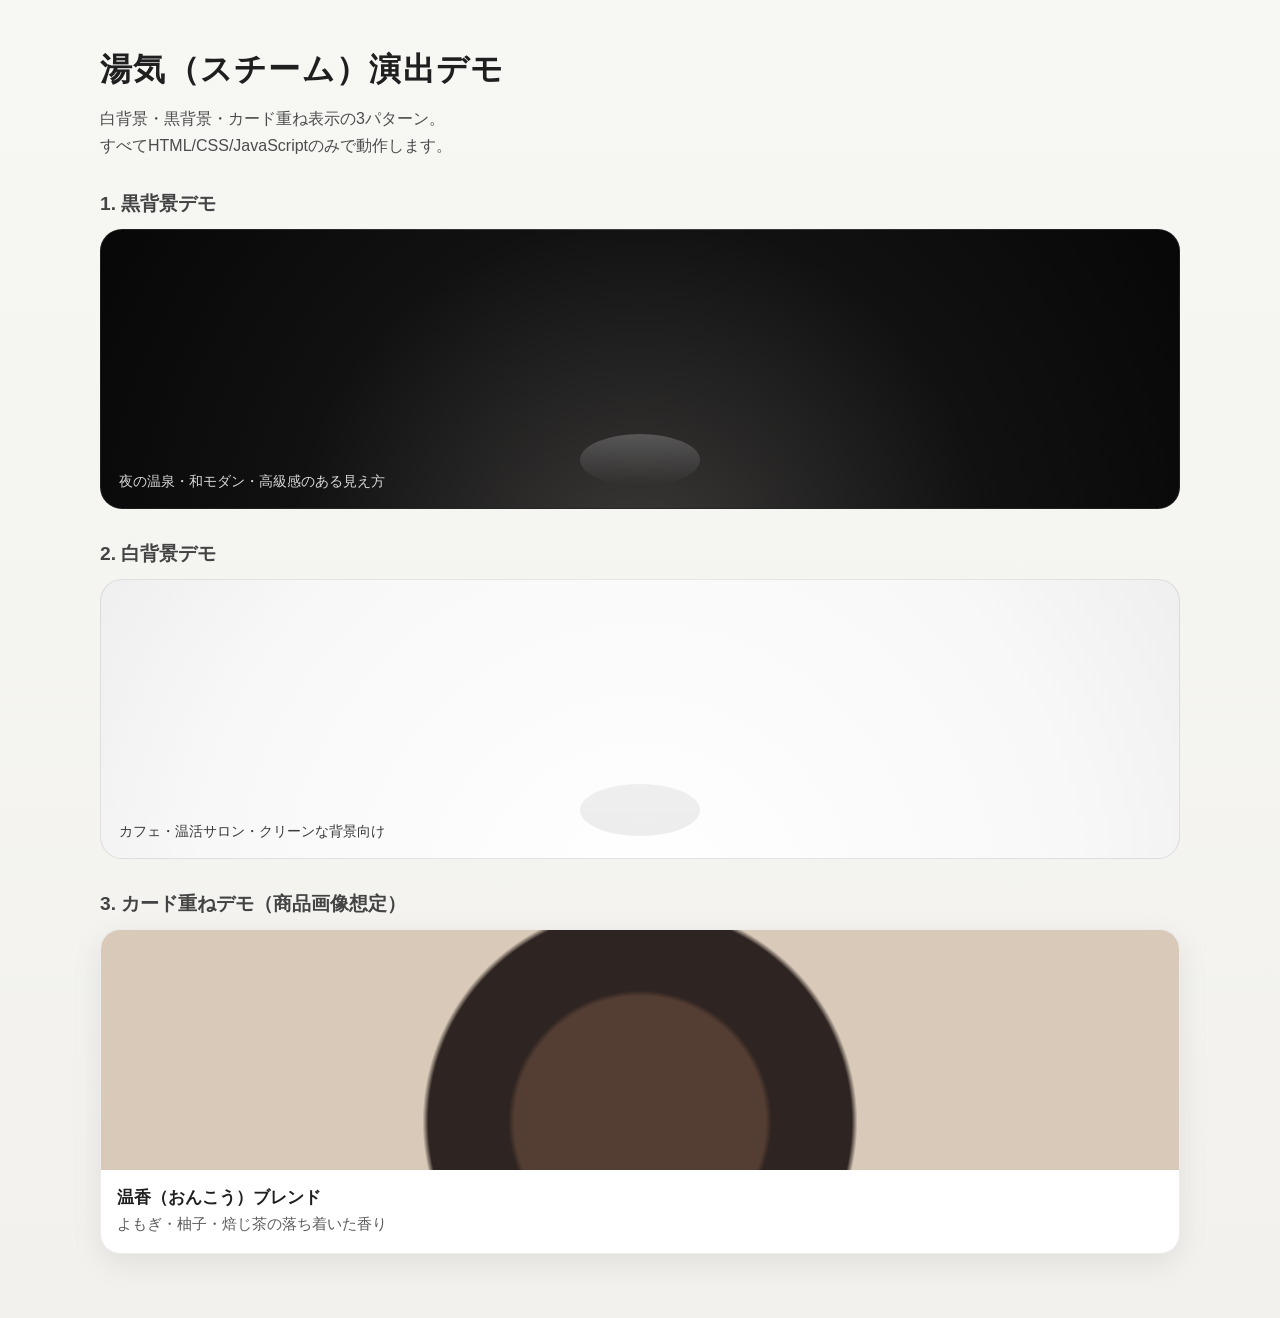
<file: index.html>
<!doctype html>
<html lang="ja">
  <head>
    <meta charset="UTF-8" />
    <meta name="viewport" content="width=device-width, initial-scale=1.0" />
    <title>Steam / Yuge Effect Demo</title>
    <link rel="stylesheet" href="style.css" />
  </head>
  <body>
    <main class="page">
      <header class="intro">
        <h1>湯気（スチーム）演出デモ</h1>
        <p>
          白背景・黒背景・カード重ね表示の3パターン。<br />
          すべてHTML/CSS/JavaScriptのみで動作します。
        </p>
      </header>

      <!-- 1) 黒背景デモ -->
      <section class="demo-section">
        <h2>1. 黒背景デモ</h2>
        <div class="steam-host dark" aria-label="黒背景上の湯気演出デモ">
          <div class="steam-target" aria-hidden="true"></div>
          <!-- data-* でこのエリア専用に調整可能 -->
          <div
            class="steam-layer"
            data-steam
            data-count="14"
            data-opacity="0.4"
            data-speed="1.05"
            data-spread="80"
            aria-hidden="true"
          ></div>
          <p class="caption">夜の温泉・和モダン・高級感のある見え方</p>
        </div>
      </section>

      <!-- 2) 白背景デモ -->
      <section class="demo-section">
        <h2>2. 白背景デモ</h2>
        <div class="steam-host light" aria-label="白背景上の湯気演出デモ">
          <div class="steam-target" aria-hidden="true"></div>
          <div
            class="steam-layer"
            data-steam
            data-count="10"
            data-opacity="0.32"
            data-speed="1.15"
            data-spread="72"
            aria-hidden="true"
          ></div>
          <p class="caption">カフェ・温活サロン・クリーンな背景向け</p>
        </div>
      </section>

      <!-- 3) 商品カード重ねデモ -->
      <section class="demo-section">
        <h2>3. カード重ねデモ（商品画像想定）</h2>
        <article class="product-card" aria-label="商品カードに重なる湯気演出デモ">
          <div class="product-image" role="img" aria-label="湯のみのシルエット画像風"></div>
          <div
            class="steam-layer steam-layer--card"
            data-steam
            data-count="9"
            data-opacity="0.3"
            data-speed="1.0"
            data-spread="60"
            aria-hidden="true"
          ></div>
          <div class="product-meta">
            <h3>温香（おんこう）ブレンド</h3>
            <p>よもぎ・柚子・焙じ茶の落ち着いた香り</p>
          </div>
        </article>
      </section>
    </main>

    <script src="script.js"></script>
  </body>
</html>
</file>
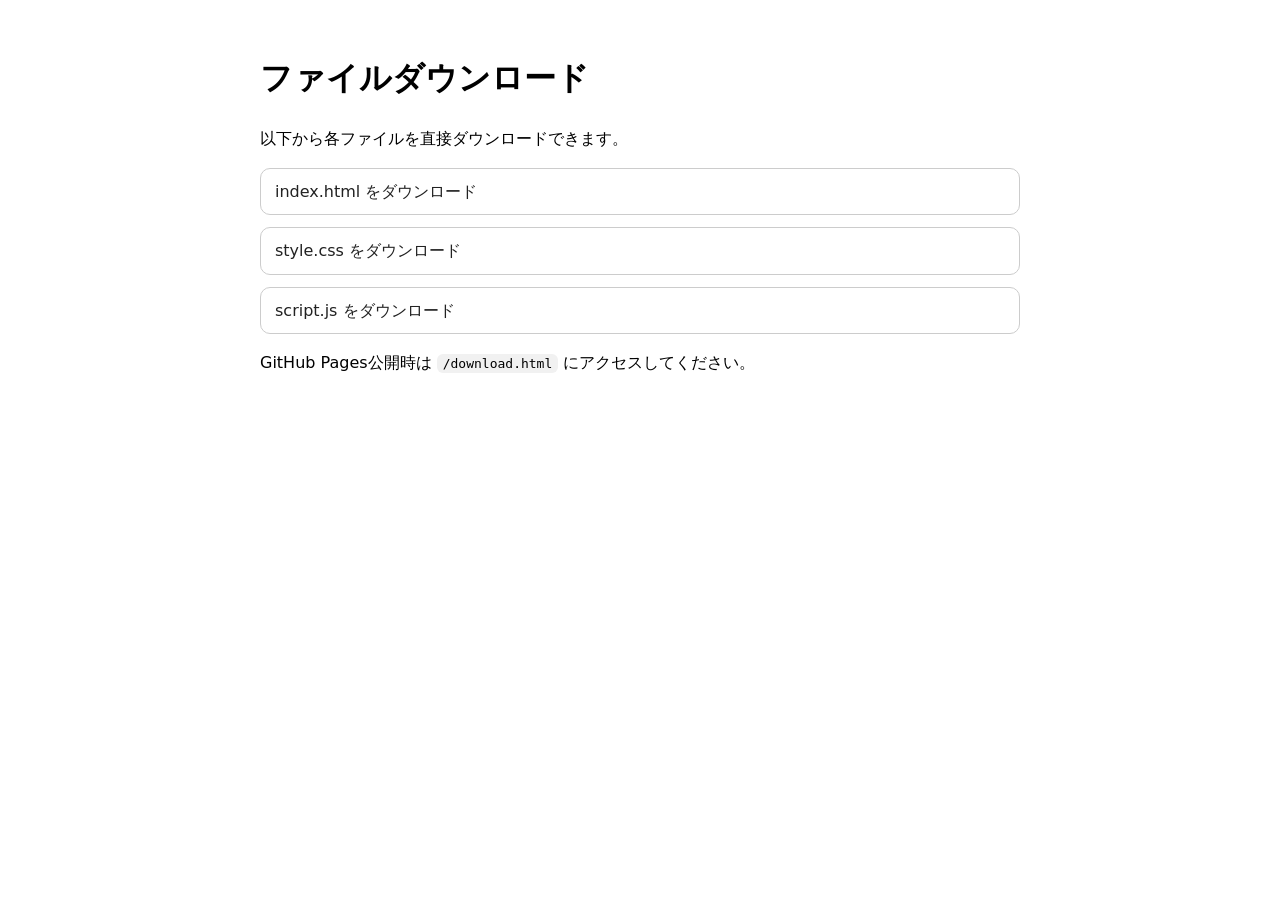
<file: download.html>
<!doctype html>
<html lang="ja">
  <head>
    <meta charset="UTF-8" />
    <meta name="viewport" content="width=device-width, initial-scale=1.0" />
    <title>Steam Files Downloader</title>
    <style>
      body { font-family: system-ui, sans-serif; padding: 24px; line-height: 1.6; }
      .wrap { max-width: 760px; margin: auto; }
      .list { display: grid; gap: 12px; }
      a.btn { display:inline-block; padding:10px 14px; border:1px solid #ccc; border-radius:10px; text-decoration:none; color:#222; }
      a.btn:hover { background:#f5f5f5; }
      code { background:#f1f1f1; padding:2px 6px; border-radius:6px; }
    </style>
  </head>
  <body>
    <div class="wrap">
      <h1>ファイルダウンロード</h1>
      <p>以下から各ファイルを直接ダウンロードできます。</p>
      <div class="list">
        <a class="btn" href="index.html" download="index.html">index.html をダウンロード</a>
        <a class="btn" href="style.css" download="style.css">style.css をダウンロード</a>
        <a class="btn" href="script.js" download="script.js">script.js をダウンロード</a>
      </div>
      <p>GitHub Pages公開時は <code>/download.html</code> にアクセスしてください。</p>
    </div>
  </body>
</html>
</file>
<file: style.css>
:root {
  /* ===== グローバル調整用（必要に応じて変更）===== */
  --steam-color-rgb: 255, 255, 255; /* 湯気の色（白基調） */
  --steam-base-opacity: 0.35; /* 湯気の基本濃度 */
  --steam-blur: 14px; /* ぼかし量（大きいほどやわらかい） */
  --steam-height: clamp(90px, 22vw, 180px); /* 湯気の上昇距離 */
  --steam-width: clamp(16px, 3vw, 28px); /* 湯気1本の横幅 */
  --steam-duration: 7.5s; /* 湯気1本の基本速度 */
  --steam-ease: cubic-bezier(0.24, 0.04, 0.21, 1); /* 上品な減速カーブ */
}

* {
  box-sizing: border-box;
}

body {
  margin: 0;
  font-family: "Hiragino Kaku Gothic ProN", "Yu Gothic", "Noto Sans JP", sans-serif;
  color: #1f1f1f;
  background: linear-gradient(180deg, #f7f7f4 0%, #f2f1ee 100%);
}

.page {
  width: min(1080px, 92vw);
  margin: 0 auto;
  padding: 3rem 0 4rem;
}

.intro {
  margin-bottom: 2rem;
}

h1,
h2,
h3,
p {
  margin: 0;
}

h1 {
  font-size: clamp(1.4rem, 3.4vw, 2rem);
  letter-spacing: 0.04em;
}

.intro p {
  margin-top: 0.8rem;
  line-height: 1.7;
  color: #4c4c4c;
}

.demo-section {
  margin-top: 2rem;
}

.demo-section h2 {
  font-size: clamp(1rem, 2.3vw, 1.2rem);
  margin-bottom: 0.75rem;
  color: #444;
}

.steam-host {
  position: relative;
  border-radius: 22px;
  padding: 2rem;
  min-height: 280px;
  overflow: hidden;
  border: 1px solid rgba(128, 128, 128, 0.18);
}

.steam-host.dark {
  background: radial-gradient(circle at 50% 120%, #3b3938 0%, #111 55%, #070707 100%);
  color: #f5f5f5;
}

.steam-host.light {
  background: radial-gradient(circle at 50% 120%, #ffffff 0%, #f8f8f8 70%, #efefef 100%);
}

.steam-target {
  position: absolute;
  bottom: 22px;
  left: 50%;
  width: 120px;
  height: 52px;
  border-radius: 50%;
  transform: translateX(-50%);
  background: linear-gradient(180deg, rgba(220, 220, 220, 0.25), rgba(40, 40, 40, 0.16));
}

.steam-host.light .steam-target {
  background: linear-gradient(180deg, rgba(210, 210, 210, 0.34), rgba(170, 170, 170, 0.2));
}

.caption {
  position: absolute;
  left: 1.1rem;
  right: 1.1rem;
  bottom: 1rem;
  font-size: 0.88rem;
  line-height: 1.5;
  opacity: 0.88;
}

/* 湯気レイヤー本体（任意要素の上に重ねて使える） */
.steam-layer {
  position: absolute;
  left: 50%;
  bottom: 50px;
  width: min(280px, 76%);
  height: var(--steam-height);
  transform: translateX(-50%);
  pointer-events: none;
  isolation: isolate;
}

.steam-puff {
  position: absolute;
  bottom: 0;
  left: 50%;
  width: var(--steam-width);
  height: calc(var(--steam-height) * 0.6);
  border-radius: 999px;
  transform: translateX(-50%);
  background: radial-gradient(
    ellipse at 50% 35%,
    rgba(var(--steam-color-rgb), calc(var(--steam-base-opacity) * var(--puff-opacity, 1))) 0%,
    rgba(var(--steam-color-rgb), calc(var(--steam-base-opacity) * 0.55 * var(--puff-opacity, 1))) 42%,
    rgba(var(--steam-color-rgb), 0) 100%
  );
  filter: blur(var(--steam-blur));
  animation: steam-rise calc(var(--steam-duration) * var(--speed-mul, 1)) var(--steam-ease) infinite;
  animation-delay: var(--delay, 0s);
  mix-blend-mode: screen;
  opacity: 0;
  will-change: transform, opacity;
}

@keyframes steam-rise {
  0% {
    transform: translate(-50%, 8px) scale(0.8, 0.9);
    opacity: 0;
  }
  12% {
    opacity: 0.78;
  }
  50% {
    transform: translate(calc(-50% + var(--drift-a, 8px)), calc(var(--steam-height) * -0.48)) scale(1.1, 1.35);
    opacity: 0.45;
  }
  100% {
    transform: translate(calc(-50% + var(--drift-b, -10px)), calc(var(--steam-height) * -1)) scale(1.28, 1.72);
    opacity: 0;
  }
}

.product-card {
  position: relative;
  border-radius: 20px;
  overflow: hidden;
  background: #fff;
  border: 1px solid rgba(160, 160, 160, 0.2);
  box-shadow: 0 10px 32px rgba(0, 0, 0, 0.08);
}

.product-image {
  height: 240px;
  background:
    radial-gradient(circle at 50% 80%, #543d32 0 22%, #2e2421 23% 37%, transparent 38%),
    radial-gradient(circle at 50% 68%, #d8c9b8 0 100%);
}

.steam-layer--card {
  bottom: 100px;
  z-index: 2;
}

.product-meta {
  padding: 1rem 1rem 1.2rem;
}

.product-meta h3 {
  font-size: 1.05rem;
  margin-bottom: 0.35rem;
}

.product-meta p {
  color: #5c5c5c;
  font-size: 0.93rem;
}

@media (max-width: 640px) {
  .steam-host {
    min-height: 240px;
    padding: 1.4rem;
  }

  .steam-layer {
    width: min(240px, 85%);
  }
}

/* アクセシビリティ: 動きを減らす設定 */
@media (prefers-reduced-motion: reduce) {
  .steam-puff {
    animation: none;
    opacity: 0.25;
    transform: translate(-50%, calc(var(--steam-height) * -0.3)) scale(1.1);
  }
}
</file>
